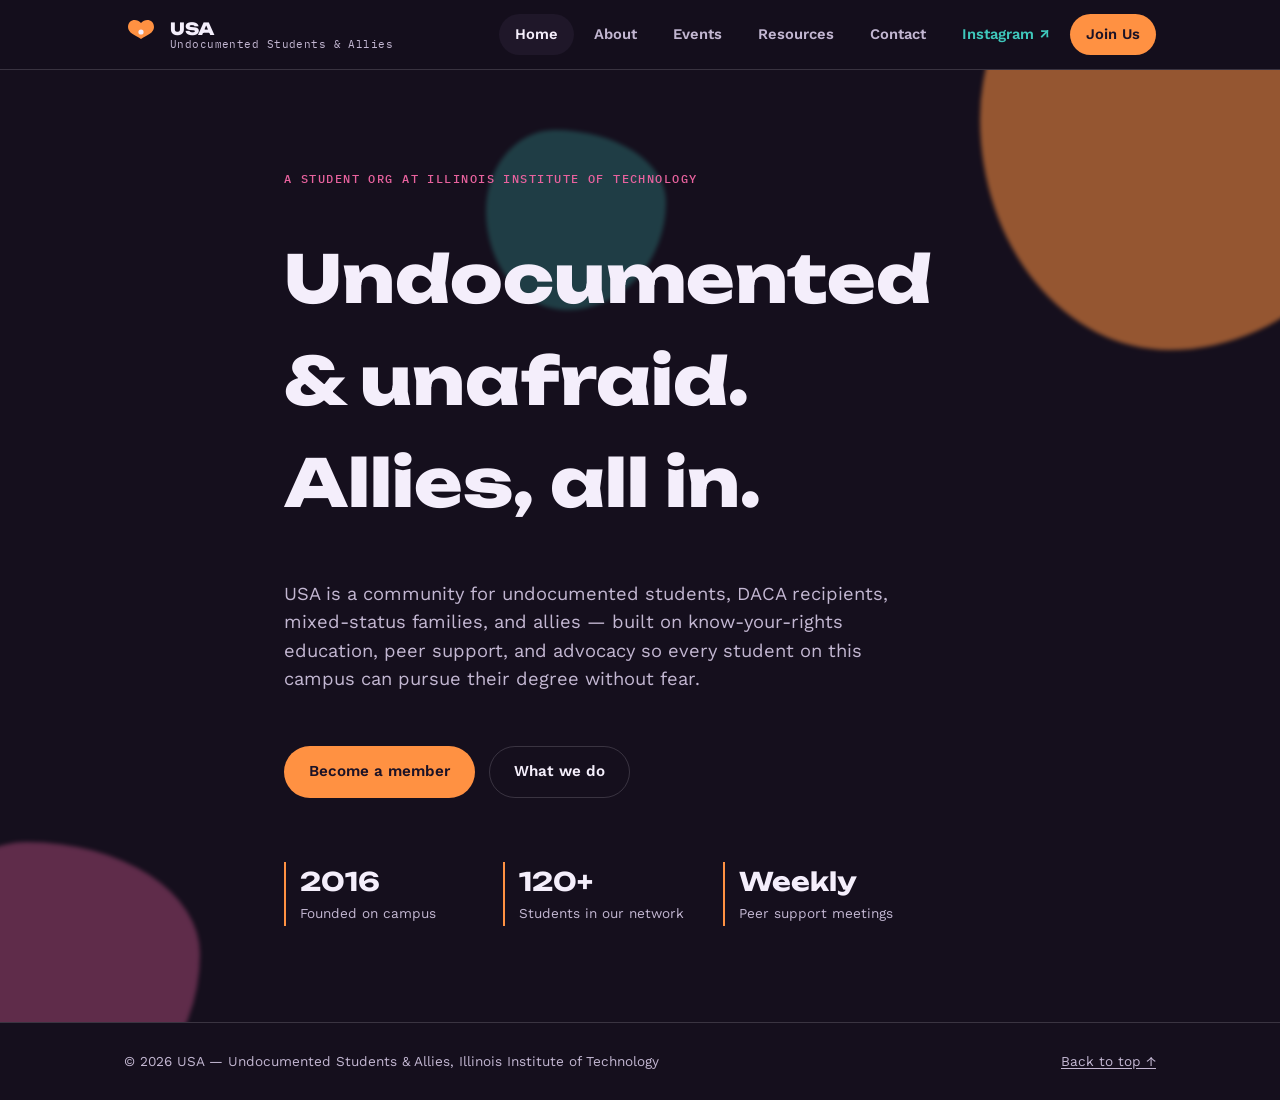
<file: index.html>
<!DOCTYPE html>
<html lang="en" data-theme="dark">
<head>
<meta charset="UTF-8">
<meta name="viewport" content="width=device-width, initial-scale=1">
<title>USA: Undocumented Students &amp; Allies</title>
<link rel="stylesheet" href="styles.css">
</head>
<body>

<header>
  <div class="wrap nav-row">
    <a href="index.html" class="brand">
      <svg class="brand-mark" width="34" height="34" viewBox="0 0 34 34" fill="none" aria-hidden="true">
        <path d="M17 6C13 1 4 2 4 10c0 6 7 8 13 12 6-4 13-6 13-12C30 2 21 1 17 6Z" fill="var(--marigold)"/>
        <circle cx="17" cy="15" r="2.6" fill="var(--ink)"/>
      </svg>
      <span class="brand-text">
        <strong>USA</strong>
        <span>Undocumented Students &amp; Allies</span>
      </span>
    </a>

    <button class="nav-toggle" id="navToggle" aria-label="Toggle menu" aria-expanded="false" aria-controls="nav-links">☰</button>

    <!-- ============ MENU BAR ITEMS — each links to its own page ============ -->
    <ul id="nav-links">
      <li><a href="index.html" class="active">Home</a></li>
      <li><a href="about.html">About</a></li>
      <li><a href="events.html">Events</a></li>
      <li><a href="resources.html">Resources</a></li>
      <li><a href="contact.html">Contact</a></li>
      <li><a class="nav-external" href="https://instagram.com" target="_blank" rel="noopener">Instagram ↗</a></li>
      <li><a class="nav-cta" href="contact.html">Join Us</a></li>
    </ul>
  </div>
</header>

<main>
  <section id="home">
    <div class="hero-shape s1"></div>
    <div class="hero-shape s2"></div>
    <div class="hero-shape s3"></div>
    <div class="wrap hero-inner">
      <p class="eyebrow" style="color:var(--berry);">A student org at Illinois Institute of Technology</p>
      <h1>Undocumented &amp; unafraid. Allies, all in.</h1>
      <p class="lede">USA is a community for undocumented students, DACA recipients, mixed-status families, and allies — built on know-your-rights education, peer support, and advocacy so every student on this campus can pursue their degree without fear.</p>
      <div class="hero-actions">
        <a class="btn btn-primary" href="contact.html">Become a member</a>
        <a class="btn btn-ghost" href="about.html">What we do</a>
      </div>
      <div class="stat-row">
        <div class="stat"><b>2016</b><span>Founded on campus</span></div>
        <div class="stat"><b>120+</b><span>Students in our network</span></div>
        <div class="stat"><b>Weekly</b><span>Peer support meetings</span></div>
      </div>
    </div>
  </section>
</main>

<footer>
  <div class="wrap footer-row">
    <span>© <span id="year"></span> USA — Undocumented Students &amp; Allies, Illinois Institute of Technology</span>
    <span><a href="index.html">Back to top ↑</a></span>
  </div>
</footer>

<script src="script.js"></script>
</body>
</html>
</file>
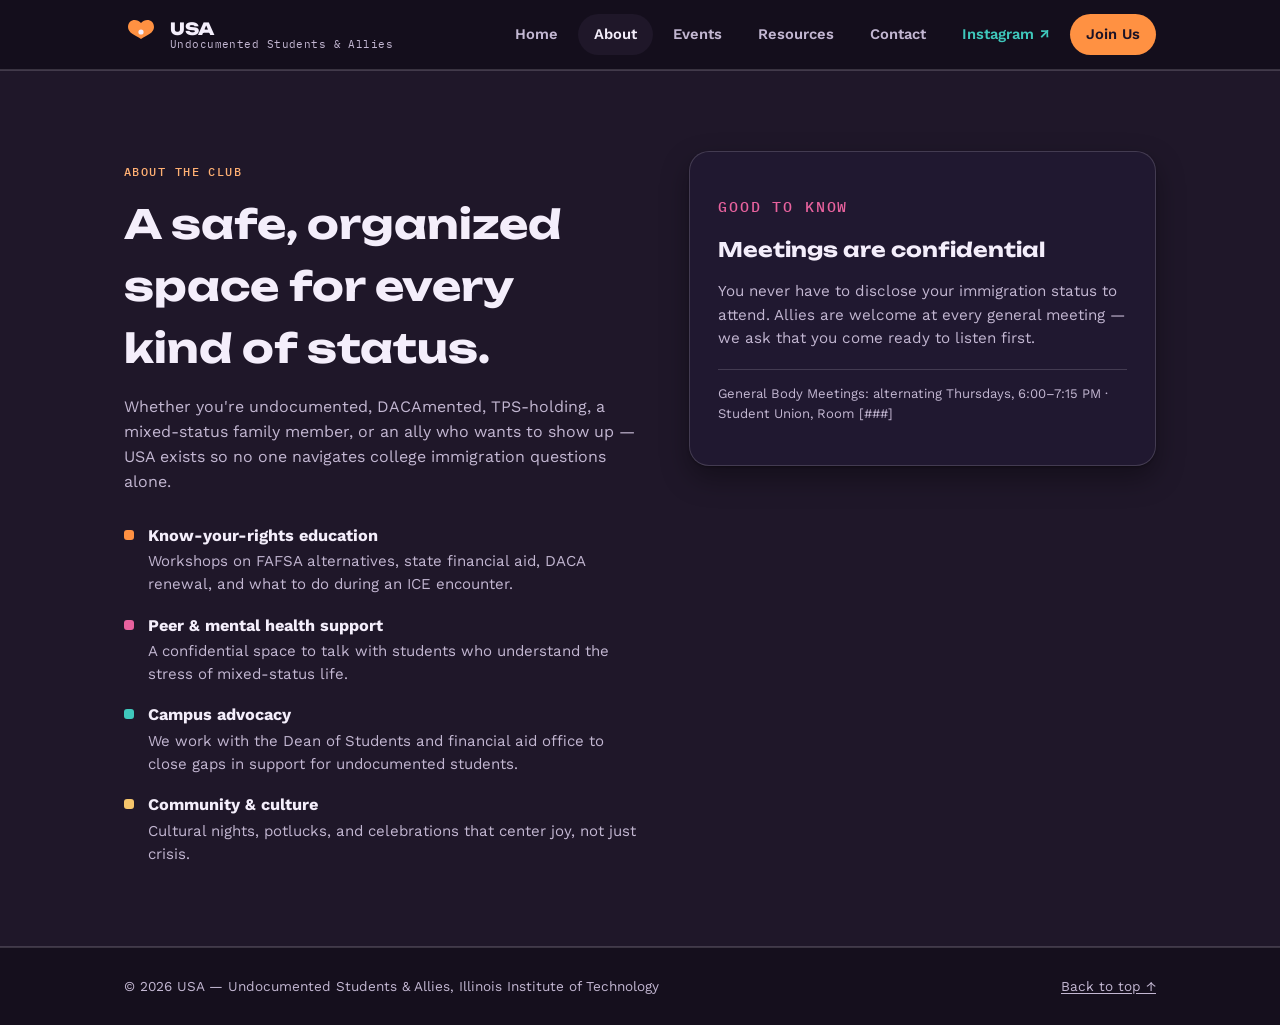
<file: about.html>
<!DOCTYPE html>
<html lang="en" data-theme="dark">
<head>
<meta charset="UTF-8">
<meta name="viewport" content="width=device-width, initial-scale=1">
<title>About · USA</title>
<link rel="stylesheet" href="styles.css">
</head>
<body>

<header>
  <div class="wrap nav-row">
    <a href="index.html" class="brand">
      <svg class="brand-mark" width="34" height="34" viewBox="0 0 34 34" fill="none" aria-hidden="true">
        <path d="M17 6C13 1 4 2 4 10c0 6 7 8 13 12 6-4 13-6 13-12C30 2 21 1 17 6Z" fill="var(--marigold)"/>
        <circle cx="17" cy="15" r="2.6" fill="var(--ink)"/>
      </svg>
      <span class="brand-text">
        <strong>USA</strong>
        <span>Undocumented Students &amp; Allies</span>
      </span>
    </a>

    <button class="nav-toggle" id="navToggle" aria-label="Toggle menu" aria-expanded="false" aria-controls="nav-links">☰</button>

    <ul id="nav-links">
      <li><a href="index.html">Home</a></li>
      <li><a href="about.html" class="active">About</a></li>
      <li><a href="events.html">Events</a></li>
      <li><a href="resources.html">Resources</a></li>
      <li><a href="contact.html">Contact</a></li>
      <li><a class="nav-external" href="https://instagram.com" target="_blank" rel="noopener">Instagram ↗</a></li>
      <li><a class="nav-cta" href="contact.html">Join Us</a></li>
    </ul>
  </div>
</header>

<main>
  <section id="about">
    <div class="wrap about-grid">
      <div>
        <p class="eyebrow" style="color:var(--marigold-deep);">About the club</p>
        <h2>A safe, organized space for every kind of status.</h2>
        <p class="lede">Whether you're undocumented, DACAmented, TPS-holding, a mixed-status family member, or an ally who wants to show up — USA exists so no one navigates college immigration questions alone.</p>
        <ul class="value-list">
          <li><span class="value-dot"></span><div><strong>Know-your-rights education</strong><p>Workshops on FAFSA alternatives, state financial aid, DACA renewal, and what to do during an ICE encounter.</p></div></li>
          <li><span class="value-dot"></span><div><strong>Peer &amp; mental health support</strong><p>A confidential space to talk with students who understand the stress of mixed-status life.</p></div></li>
          <li><span class="value-dot"></span><div><strong>Campus advocacy</strong><p>We work with the Dean of Students and financial aid office to close gaps in support for undocumented students.</p></div></li>
          <li><span class="value-dot"></span><div><strong>Community &amp; culture</strong><p>Cultural nights, potlucks, and celebrations that center joy, not just crisis.</p></div></li>
        </ul>
      </div>
      <div class="about-card">
        <p class="eyebrow">Good to know</p>
        <h3>Meetings are confidential</h3>
        <p>You never have to disclose your immigration status to attend. Allies are welcome at every general meeting — we ask that you come ready to listen first.</p>
        <p class="fine">General Body Meetings: alternating Thursdays, 6:00–7:15 PM · Student Union, Room [###]</p>
      </div>
    </div>
  </section>
</main>

<footer>
  <div class="wrap footer-row">
    <span>© <span id="year"></span> USA — Undocumented Students &amp; Allies, Illinois Institute of Technology</span>
    <span><a href="index.html">Back to top ↑</a></span>
  </div>
</footer>

<script src="script.js"></script>
</body>
</html>
</file>
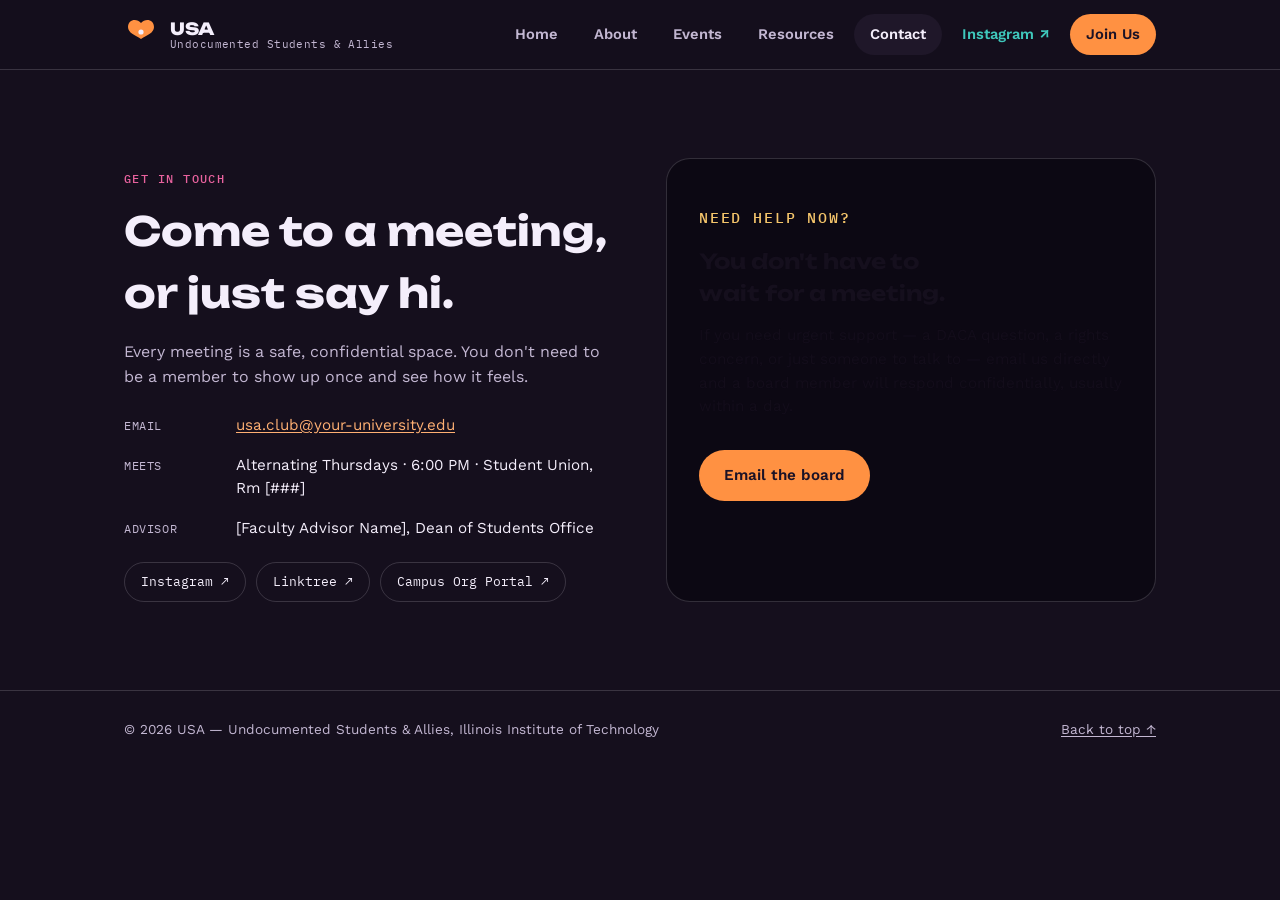
<file: contact.html>
<!DOCTYPE html>
<html lang="en" data-theme="dark">
<head>
<meta charset="UTF-8">
<meta name="viewport" content="width=device-width, initial-scale=1">
<title>Contact · USA</title>
<link rel="stylesheet" href="styles.css">
</head>
<body>

<header>
  <div class="wrap nav-row">
    <a href="index.html" class="brand">
      <svg class="brand-mark" width="34" height="34" viewBox="0 0 34 34" fill="none" aria-hidden="true">
        <path d="M17 6C13 1 4 2 4 10c0 6 7 8 13 12 6-4 13-6 13-12C30 2 21 1 17 6Z" fill="var(--marigold)"/>
        <circle cx="17" cy="15" r="2.6" fill="var(--ink)"/>
      </svg>
      <span class="brand-text">
        <strong>USA</strong>
        <span>Undocumented Students &amp; Allies</span>
      </span>
    </a>

    <button class="nav-toggle" id="navToggle" aria-label="Toggle menu" aria-expanded="false" aria-controls="nav-links">☰</button>

    <ul id="nav-links">
      <li><a href="index.html">Home</a></li>
      <li><a href="about.html">About</a></li>
      <li><a href="events.html">Events</a></li>
      <li><a href="resources.html">Resources</a></li>
      <li><a href="contact.html" class="active">Contact</a></li>
      <li><a class="nav-external" href="https://instagram.com" target="_blank" rel="noopener">Instagram ↗</a></li>
      <li><a class="nav-cta" href="contact.html">Join Us</a></li>
    </ul>
  </div>
</header>

<main>
  <section id="contact">
    <div class="wrap contact-grid">
      <div>
        <p class="eyebrow" style="color:var(--berry);">Get in touch</p>
        <h2>Come to a meeting, or just say hi.</h2>
        <p class="lede">Every meeting is a safe, confidential space. You don't need to be a member to show up once and see how it feels.</p>
        <ul class="contact-list">
          <li><span class="k">Email</span><a href="mailto:usa.club@your-university.edu">usa.club@your-university.edu</a></li>
          <li><span class="k">Meets</span><span>Alternating Thursdays · 6:00 PM · Student Union, Rm [###]</span></li>
          <li><span class="k">Advisor</span><span>[Faculty Advisor Name], Dean of Students Office</span></li>
        </ul>
        <div class="social-row">
          <a href="https://instagram.com" target="_blank" rel="noopener">Instagram ↗</a>
          <a href="https://linktr.ee" target="_blank" rel="noopener">Linktree ↗</a>
          <a href="#">Campus Org Portal ↗</a>
        </div>
      </div>
      <div class="contact-panel">
        <p class="eyebrow">Need help now?</p>
        <h3>You don't have to wait for a meeting.</h3>
        <p>If you need urgent support — a DACA question, a rights concern, or just someone to talk to — email us directly and a board member will respond confidentially, usually within a day.</p>
        <a class="btn btn-primary" href="mailto:usa.club@your-university.edu">Email the board</a>
      </div>
    </div>
  </section>
</main>

<footer>
  <div class="wrap footer-row">
    <span>© <span id="year"></span> USA — Undocumented Students &amp; Allies, Illinois Institute of Technology</span>
    <span><a href="index.html">Back to top ↑</a></span>
  </div>
</footer>

<script src="script.js"></script>
</body>
</html>
</file>
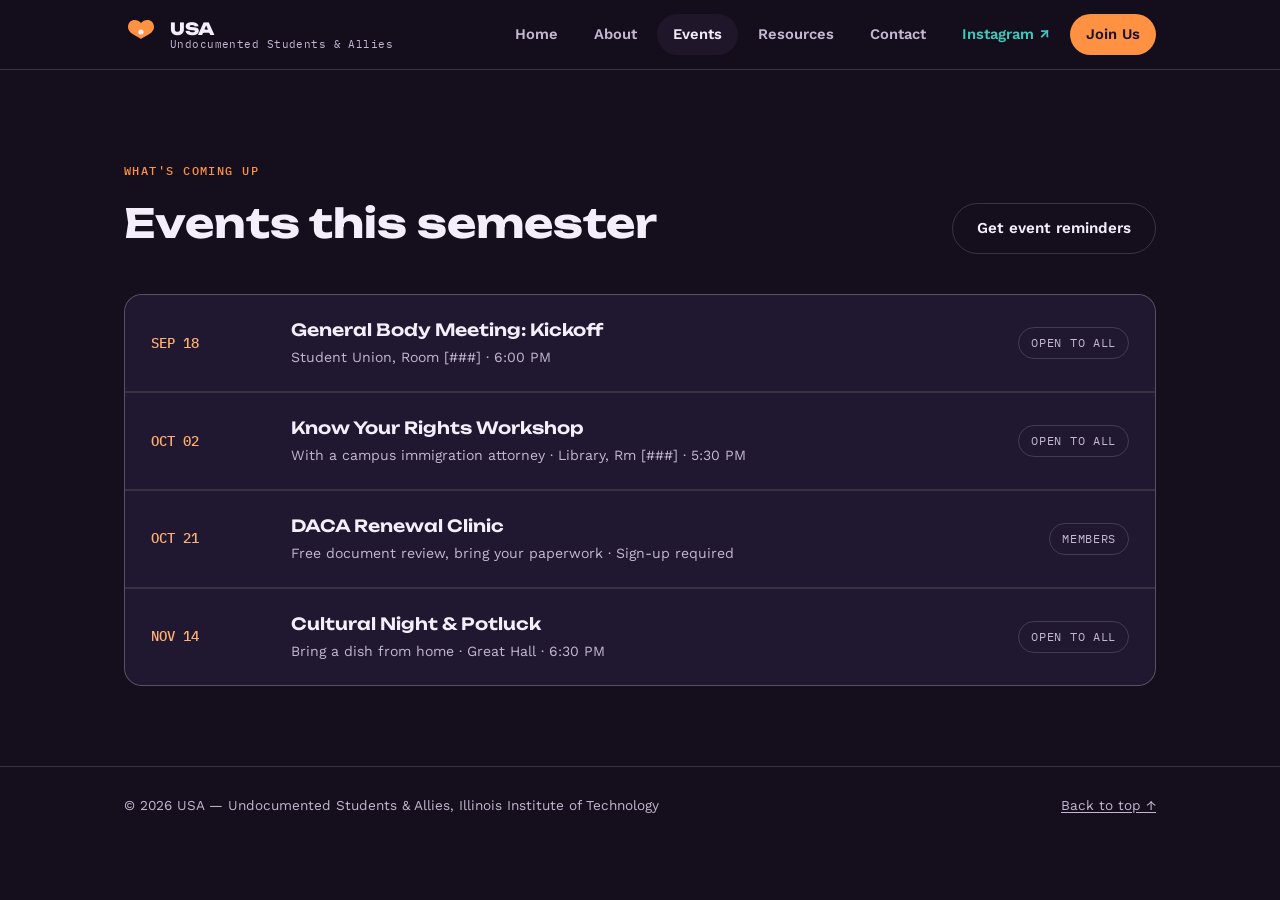
<file: events.html>
<!DOCTYPE html>
<html lang="en" data-theme="dark">
<head>
<meta charset="UTF-8">
<meta name="viewport" content="width=device-width, initial-scale=1">
<title>Events · USA</title>
<link rel="stylesheet" href="styles.css">
</head>
<body>

<header>
  <div class="wrap nav-row">
    <a href="index.html" class="brand">
      <svg class="brand-mark" width="34" height="34" viewBox="0 0 34 34" fill="none" aria-hidden="true">
        <path d="M17 6C13 1 4 2 4 10c0 6 7 8 13 12 6-4 13-6 13-12C30 2 21 1 17 6Z" fill="var(--marigold)"/>
        <circle cx="17" cy="15" r="2.6" fill="var(--ink)"/>
      </svg>
      <span class="brand-text">
        <strong>USA</strong>
        <span>Undocumented Students &amp; Allies</span>
      </span>
    </a>

    <button class="nav-toggle" id="navToggle" aria-label="Toggle menu" aria-expanded="false" aria-controls="nav-links">☰</button>

    <ul id="nav-links">
      <li><a href="index.html">Home</a></li>
      <li><a href="about.html">About</a></li>
      <li><a href="events.html" class="active">Events</a></li>
      <li><a href="resources.html">Resources</a></li>
      <li><a href="contact.html">Contact</a></li>
      <li><a class="nav-external" href="https://instagram.com" target="_blank" rel="noopener">Instagram ↗</a></li>
      <li><a class="nav-cta" href="contact.html">Join Us</a></li>
    </ul>
  </div>
</header>

<main>
  <section id="events">
    <div class="wrap">
      <div class="section-head">
        <div>
          <p class="eyebrow">What's coming up</p>
          <h2>Events this semester</h2>
        </div>
        <a class="btn btn-ghost" href="contact.html">Get event reminders</a>
      </div>
      <div class="event-list">
        <div class="event-card">
          <span class="event-date">SEP 18</span>
          <div><div class="event-title">General Body Meeting: Kickoff</div><div class="event-meta">Student Union, Room [###] · 6:00 PM</div></div>
          <span class="event-tag">Open to all</span>
        </div>
        <div class="event-card">
          <span class="event-date">OCT 02</span>
          <div><div class="event-title">Know Your Rights Workshop</div><div class="event-meta">With a campus immigration attorney · Library, Rm [###] · 5:30 PM</div></div>
          <span class="event-tag">Open to all</span>
        </div>
        <div class="event-card">
          <span class="event-date">OCT 21</span>
          <div><div class="event-title">DACA Renewal Clinic</div><div class="event-meta">Free document review, bring your paperwork · Sign-up required</div></div>
          <span class="event-tag">Members</span>
        </div>
        <div class="event-card">
          <span class="event-date">NOV 14</span>
          <div><div class="event-title">Cultural Night &amp; Potluck</div><div class="event-meta">Bring a dish from home · Great Hall · 6:30 PM</div></div>
          <span class="event-tag">Open to all</span>
        </div>
      </div>
    </div>
  </section>
</main>

<footer>
  <div class="wrap footer-row">
    <span>© <span id="year"></span> USA — Undocumented Students &amp; Allies, Illinois Institute of Technology</span>
    <span><a href="index.html">Back to top ↑</a></span>
  </div>
</footer>

<script src="script.js"></script>
</body>
</html>
</file>
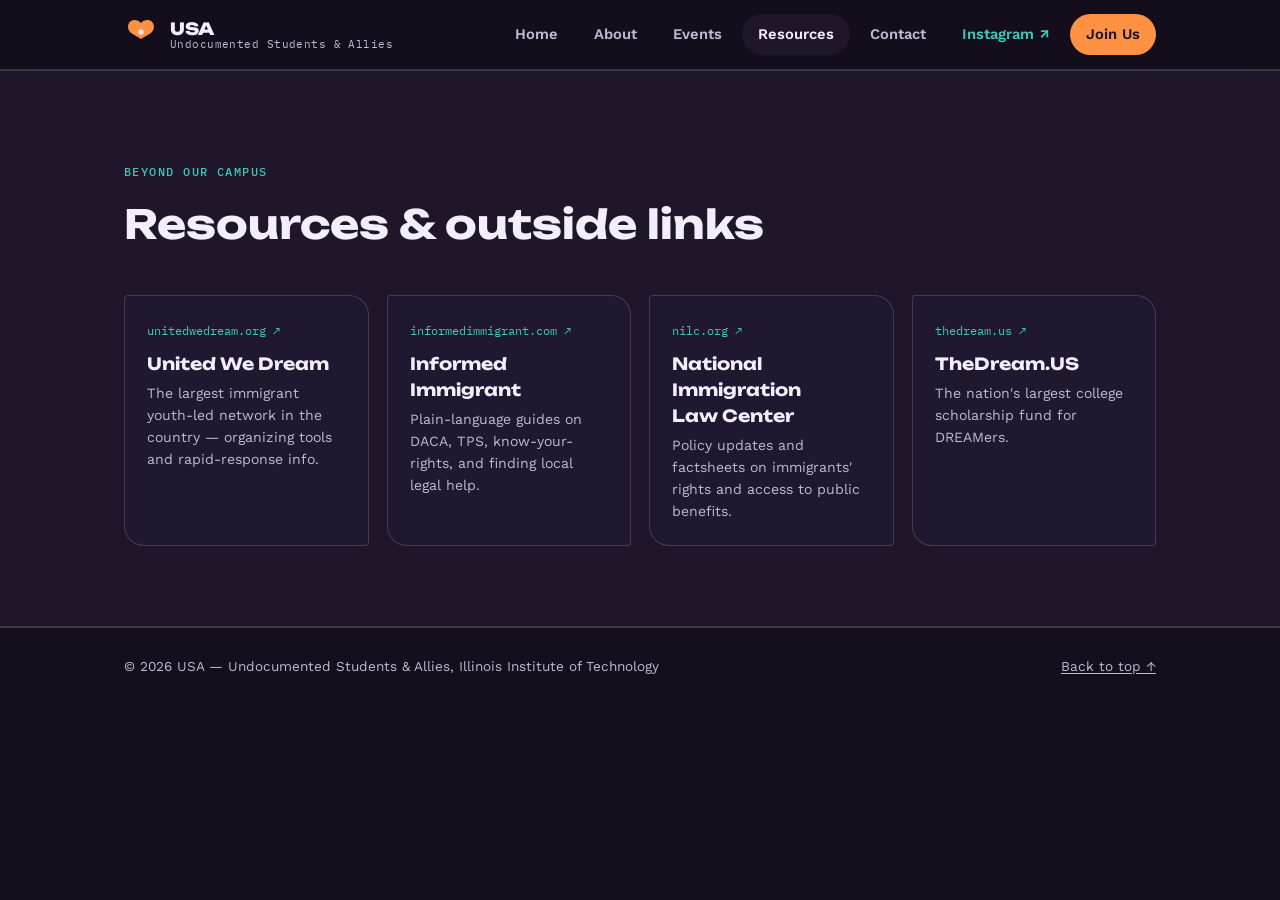
<file: resources.html>
<!DOCTYPE html>
<html lang="en" data-theme="dark">
<head>
<meta charset="UTF-8">
<meta name="viewport" content="width=device-width, initial-scale=1">
<title>Resources · USA</title>
<link rel="stylesheet" href="styles.css">
</head>
<body>

<header>
  <div class="wrap nav-row">
    <a href="index.html" class="brand">
      <svg class="brand-mark" width="34" height="34" viewBox="0 0 34 34" fill="none" aria-hidden="true">
        <path d="M17 6C13 1 4 2 4 10c0 6 7 8 13 12 6-4 13-6 13-12C30 2 21 1 17 6Z" fill="var(--marigold)"/>
        <circle cx="17" cy="15" r="2.6" fill="var(--ink)"/>
      </svg>
      <span class="brand-text">
        <strong>USA</strong>
        <span>Undocumented Students &amp; Allies</span>
      </span>
    </a>

    <button class="nav-toggle" id="navToggle" aria-label="Toggle menu" aria-expanded="false" aria-controls="nav-links">☰</button>

    <ul id="nav-links">
      <li><a href="index.html">Home</a></li>
      <li><a href="about.html">About</a></li>
      <li><a href="events.html">Events</a></li>
      <li><a href="resources.html" class="active">Resources</a></li>
      <li><a href="contact.html">Contact</a></li>
      <li><a class="nav-external" href="https://instagram.com" target="_blank" rel="noopener">Instagram ↗</a></li>
      <li><a class="nav-cta" href="contact.html">Join Us</a></li>
    </ul>
  </div>
</header>

<main>
  <section id="resources">
    <div class="wrap">
      <div class="section-head">
        <div>
          <p class="eyebrow" style="color:var(--teal);">Beyond our campus</p>
          <h2>Resources &amp; outside links</h2>
        </div>
      </div>
      <div class="resource-grid">
        <a class="resource-card" href="https://unitedwedream.org" target="_blank" rel="noopener">
          <span class="go">unitedwedream.org ↗</span>
          <h3>United We Dream</h3>
          <p>The largest immigrant youth-led network in the country — organizing tools and rapid-response info.</p>
        </a>
        <a class="resource-card" href="https://www.informedimmigrant.com" target="_blank" rel="noopener">
          <span class="go">informedimmigrant.com ↗</span>
          <h3>Informed Immigrant</h3>
          <p>Plain-language guides on DACA, TPS, know-your-rights, and finding local legal help.</p>
        </a>
        <a class="resource-card" href="https://www.nilc.org" target="_blank" rel="noopener">
          <span class="go">nilc.org ↗</span>
          <h3>National Immigration Law Center</h3>
          <p>Policy updates and factsheets on immigrants' rights and access to public benefits.</p>
        </a>
        <a class="resource-card" href="https://www.thedream.us" target="_blank" rel="noopener">
          <span class="go">thedream.us ↗</span>
          <h3>TheDream.US</h3>
          <p>The nation's largest college scholarship fund for DREAMers.</p>
        </a>
      </div>
    </div>
  </section>
</main>

<footer>
  <div class="wrap footer-row">
    <span>© <span id="year"></span> USA — Undocumented Students &amp; Allies, Illinois Institute of Technology</span>
    <span><a href="index.html">Back to top ↑</a></span>
  </div>
</footer>

<script src="script.js"></script>
</body>
</html>
</file>
<file: styles.css>
@import url('https://fonts.googleapis.com/css2?family=Unbounded:wght@400;600;800&family=Work+Sans:ital,wght@0,400;0,500;0,600;1,400&family=IBM+Plex+Mono:wght@500&display=swap');

:root{
  --paper:#FBF7FF;
  --paper-tint:#F2E9FF;
  --ink:#1B1226;
  --ink-soft:#54465F;
  --marigold:#F2760F;
  --marigold-deep:#C4510A;
  --berry:#B0246B;
  --teal:#0E8C82;
  --gold:#F0B429;
  --line: rgba(27,18,38,0.14);
  --surface: #ffffff;
  --shadow: 0 1px 2px rgba(27,18,38,0.06), 0 8px 24px rgba(27,18,38,0.08);
}
@media (prefers-color-scheme: dark){
  :root:not([data-theme="light"]){
    --paper:#150F1D;
    --paper-tint:#1F1729;
    --ink:#F4EEFB;
    --ink-soft:#C3B7D2;
    --marigold:#FF9142;
    --marigold-deep:#FFB073;
    --berry:#E8629E;
    --teal:#3FC8BC;
    --gold:#F5C56B;
    --line: rgba(244,238,251,0.16);
    --surface: #201830;
    --shadow: 0 1px 2px rgba(0,0,0,0.3), 0 12px 28px rgba(0,0,0,0.35);
  }
}
:root[data-theme="dark"]{
  --paper:#150F1D;
  --paper-tint:#1F1729;
  --ink:#F4EEFB;
  --ink-soft:#C3B7D2;
  --marigold:#FF9142;
  --marigold-deep:#FFB073;
  --berry:#E8629E;
  --teal:#3FC8BC;
  --gold:#F5C56B;
  --line: rgba(244,238,251,0.16);
  --surface: #201830;
  --shadow: 0 1px 2px rgba(0,0,0,0.3), 0 12px 28px rgba(0,0,0,0.35);
}

*{box-sizing:border-box;}
body{
  margin:0;
  background:var(--paper);
  color:var(--ink);
  font-family:'Work Sans', ui-sans-serif, system-ui, sans-serif;
  line-height:1.55;
}
h1,h2,h3{
  font-family:'Unbounded', ui-sans-serif, system-ui, sans-serif;
  text-wrap:balance;
  margin:0;
}
.eyebrow{
  font-family:'IBM Plex Mono', ui-monospace, monospace;
  text-transform:uppercase;
  letter-spacing:0.12em;
  font-size:0.75rem;
  font-weight:500;
}
a{ color:inherit; }
img{max-width:100%;}
.wrap{
  max-width:1080px;
  margin:0 auto;
  padding-inline:24px;
}
section{ scroll-margin-top:88px; }

/* ======================= NAVIGATION MENU BAR ======================= */
/* This <header>/<nav> block IS the menu bar. Each <li><a> inside          */
/* #nav-links is one menu item. Items link to a separate .html page;       */
/* items with a full https:// href open another site.                     */
/* To add a new link to another website, copy the last <li> in the list   */
/* and change its text + href (keep target="_blank" rel="noopener").       */
header{
  position:sticky;
  top:0;
  z-index:50;
  background:color-mix(in srgb, var(--paper) 88%, transparent);
  backdrop-filter: blur(10px);
  border-bottom:1px solid var(--line);
}
.nav-row{
  display:flex;
  align-items:center;
  justify-content:space-between;
  gap:20px;
  padding-block:14px;
}
.brand{
  display:flex;
  align-items:center;
  gap:12px;
  text-decoration:none;
  color:var(--ink);
}
.brand-mark{ flex:none; }
.brand-text{ display:flex; flex-direction:column; line-height:1.15; }
.brand-text strong{ font-family:'Unbounded', sans-serif; font-size:1.05rem; font-weight:800; letter-spacing:0.01em;}
.brand-text span{ font-family:'IBM Plex Mono', monospace; font-size:0.68rem; color:var(--ink-soft); letter-spacing:0.04em;}

#nav-links{
  display:flex;
  align-items:center;
  gap:4px;
  list-style:none;
  margin:0; padding:0;
}
#nav-links a{
  display:inline-flex;
  align-items:center;
  gap:4px;
  text-decoration:none;
  font-weight:600;
  font-size:0.92rem;
  padding:9px 16px;
  border-radius:999px;
  color:var(--ink-soft);
  transition: color .15s ease, background .15s ease;
  white-space:nowrap;
}
#nav-links a:hover, #nav-links a:focus-visible{
  color:var(--ink);
  background:var(--paper-tint);
}
#nav-links a.active{
  color:var(--ink);
  background:var(--paper-tint);
}
#nav-links a.nav-external{ color:var(--teal); }
#nav-links a.nav-cta{
  background:var(--marigold);
  color:#1B1226;
}
#nav-links a.nav-cta:hover{ background:var(--marigold-deep); color:#1B1226; }
#nav-links a.nav-cta.active{ background:var(--marigold-deep); color:#1B1226; }

.nav-toggle{
  display:none;
  background:none;
  border:1px solid var(--line);
  border-radius:10px;
  width:42px; height:42px;
  color:var(--ink);
  font-size:1.1rem;
  cursor:pointer;
}

@media (max-width: 780px){
  .nav-toggle{ display:inline-flex; align-items:center; justify-content:center; }
  #nav-links{
    position:absolute;
    top:100%; left:0; right:0;
    flex-direction:column;
    align-items:stretch;
    background:var(--paper);
    border-bottom:1px solid var(--line);
    padding:10px 24px 18px;
    gap:2px;
    display:none;
  }
  #nav-links.open{ display:flex; }
  #nav-links a{ padding:12px 14px; border-radius:12px; }
}

/* ======================= HOME / HERO ======================= */
#home{
  position:relative;
  overflow:hidden;
  padding-block: 88px 96px;
}
.hero-shape{
  position:absolute;
  border-radius:38% 62% 55% 45% / 45% 40% 60% 55%;
  filter:blur(2px);
  opacity:0.55;
  z-index:0;
}
.hero-shape.s1{ width:420px; height:420px; top:-140px; right:-120px; background:var(--marigold); }
.hero-shape.s2{ width:280px; height:280px; bottom:-100px; left:-80px; background:var(--berry); opacity:0.35;}
.hero-shape.s3{ width:180px; height:180px; top:60px; left:38%; background:var(--teal); opacity:0.25; }
@media (prefers-reduced-motion: no-preference){
  .hero-shape{ animation: drift 16s ease-in-out infinite alternate; }
  .hero-shape.s2{ animation-duration:20s; }
  .hero-shape.s3{ animation-duration:13s; }
}
@keyframes drift{ from{ transform:translate(0,0) rotate(0deg);} to{ transform:translate(-16px,18px) rotate(8deg);} }

.hero-inner{ position:relative; z-index:1; display:grid; gap:28px; max-width:760px; }
.hero-inner h1{ font-size:clamp(2.4rem, 5.5vw, 4.1rem); font-weight:800; }
.hero-inner .lede{ font-size:1.15rem; color:var(--ink-soft); max-width:56ch; }
.hero-actions{ display:flex; flex-wrap:wrap; gap:14px; margin-top:6px; }
.btn{
  display:inline-flex; align-items:center; gap:8px;
  font-weight:600; font-size:0.95rem;
  padding:13px 24px;
  border-radius:999px;
  text-decoration:none;
  border:1px solid transparent;
}
.btn-primary{ background:var(--marigold); color:#1B1226; }
.btn-primary:hover{ background:var(--marigold-deep); }
.btn-ghost{ border-color:var(--line); color:var(--ink); }
.btn-ghost:hover{ background:var(--paper-tint); }

.stat-row{
  display:grid;
  grid-template-columns:repeat(auto-fit, minmax(140px,1fr));
  gap:18px;
  margin-top:36px;
  max-width:640px;
}
.stat{ border-left:2px solid var(--marigold); padding-left:14px; }
.stat b{ display:block; font-family:'Unbounded'; font-size:1.6rem; }
.stat span{ color:var(--ink-soft); font-size:0.85rem; }

/* ======================= ABOUT ======================= */
#about{ padding-block:80px; background:var(--paper-tint); border-block:1px solid var(--line); }
.about-grid{ display:grid; grid-template-columns: 1.1fr 1fr; gap:52px; align-items:start; }
@media (max-width:820px){ .about-grid{ grid-template-columns:1fr; } }
#about h2{ font-size:clamp(1.8rem,3.4vw,2.5rem); margin-bottom:16px; }
#about .lede{ color:var(--ink-soft); max-width:52ch; }
.value-list{ list-style:none; margin:28px 0 0; padding:0; display:grid; gap:16px; }
.value-list li{ display:grid; grid-template-columns:auto 1fr; gap:14px; align-items:start; }
.value-dot{ width:10px; height:10px; border-radius:3px; margin-top:7px; }
.value-list li:nth-child(1) .value-dot{ background:var(--marigold); }
.value-list li:nth-child(2) .value-dot{ background:var(--berry); }
.value-list li:nth-child(3) .value-dot{ background:var(--teal); }
.value-list li:nth-child(4) .value-dot{ background:var(--gold); }
.value-list strong{ display:block; font-size:1.02rem; }
.value-list p{ margin:2px 0 0; color:var(--ink-soft); font-size:0.94rem; }

.about-card{
  background:var(--surface);
  border:1px solid var(--line);
  border-radius:20px;
  padding:28px;
  box-shadow:var(--shadow);
}
.about-card .eyebrow{ color:var(--berry); }
.about-card h3{ font-size:1.25rem; margin-top:10px; }
.about-card p{ color:var(--ink-soft); font-size:0.95rem; }
.about-card .fine{ font-size:0.82rem; color:var(--ink-soft); border-top:1px solid var(--line); margin-top:18px; padding-top:14px; }

/* ======================= EVENTS ======================= */
/* Each .event-card below is one line item in the Events calendar.        */
/* Duplicate a .event-card block and edit the date/title/details to add   */
/* a new event.                                                           */
#events{ padding-block:80px; }
.section-head{ display:flex; align-items:flex-end; justify-content:space-between; gap:20px; flex-wrap:wrap; margin-bottom:40px; }
.section-head h2{ font-size:clamp(1.8rem,3.4vw,2.5rem); }
.section-head .eyebrow{ color:var(--marigold); }
.event-list{ display:grid; gap:2px; background:var(--line); border:1px solid var(--line); border-radius:18px; overflow:hidden; }
.event-card{
  background:var(--surface);
  display:grid;
  grid-template-columns:120px 1fr auto;
  gap:20px;
  align-items:center;
  padding:22px 26px;
}
@media (max-width:640px){ .event-card{ grid-template-columns:1fr; gap:8px; } }
.event-date{ font-family:'IBM Plex Mono'; font-size:0.85rem; color:var(--marigold-deep); font-weight:500; }
.event-title{ font-family:'Unbounded'; font-size:1.05rem; font-weight:600; margin-bottom:4px; }
.event-meta{ color:var(--ink-soft); font-size:0.88rem; }
.event-tag{
  justify-self:end;
  font-family:'IBM Plex Mono';
  font-size:0.72rem;
  text-transform:uppercase;
  letter-spacing:0.06em;
  padding:6px 12px;
  border-radius:999px;
  border:1px solid var(--line);
  color:var(--ink-soft);
  white-space:nowrap;
}
@media (max-width:640px){ .event-tag{ justify-self:start; } }

/* ================= RESOURCES / EXTERNAL LINKS ================= */
/* Each .resource-card is one outbound link — copy a card and change the   */
/* href/title/description to add another site.                            */
#resources{ padding-block:80px; background:var(--paper-tint); border-block:1px solid var(--line); }
.resource-grid{ display:grid; grid-template-columns:repeat(auto-fit, minmax(240px,1fr)); gap:18px; }
.resource-card{
  display:block;
  background:var(--surface);
  border:1px solid var(--line);
  border-radius:4px 20px 4px 20px;
  padding:22px;
  text-decoration:none;
  color:var(--ink);
  transition: transform .15s ease, border-color .15s ease;
}
.resource-card:hover{ transform:translateY(-3px); border-color:var(--teal); }
.resource-card .go{ font-family:'IBM Plex Mono'; font-size:0.78rem; color:var(--teal); }
.resource-card h3{ font-size:1.05rem; margin:8px 0 6px; }
.resource-card p{ margin:0; color:var(--ink-soft); font-size:0.88rem; }

/* ======================= CONTACT ======================= */
#contact{ padding-block:88px; }
.contact-grid{ display:grid; grid-template-columns:1fr 1fr; gap:52px; }
@media (max-width:780px){ .contact-grid{ grid-template-columns:1fr; } }
#contact h2{ font-size:clamp(1.8rem,3.4vw,2.5rem); margin-bottom:14px; }
#contact .lede{ color:var(--ink-soft); max-width:48ch; margin-bottom:24px; }
.contact-list{ list-style:none; margin:0; padding:0; display:grid; gap:16px; }
.contact-list li{ display:grid; grid-template-columns:100px 1fr; gap:12px; font-size:0.95rem; }
.contact-list .k{ font-family:'IBM Plex Mono'; font-size:0.78rem; text-transform:uppercase; color:var(--ink-soft); letter-spacing:0.05em; padding-top:2px;}
.contact-list a{ color:var(--marigold-deep); text-decoration:underline; text-underline-offset:2px; }
.social-row{ display:flex; gap:10px; margin-top:22px; flex-wrap:wrap; }
.social-row a{
  font-family:'IBM Plex Mono'; font-size:0.8rem;
  padding:9px 16px; border-radius:999px; border:1px solid var(--line);
  text-decoration:none; color:var(--ink);
}
.social-row a:hover{ background:var(--paper-tint); }

.contact-panel{
  background:var(--ink);
  color:var(--paper);
  border-radius:24px;
  padding:32px;
}
.contact-panel .eyebrow{ color:var(--gold); }
.contact-panel h3{ font-size:1.3rem; margin:10px 0 12px; color:var(--paper); }
.contact-panel p{ color:color-mix(in srgb, var(--paper) 75%, transparent); font-size:0.95rem; }
.contact-panel .btn-primary{ margin-top:16px; }

/* Make the dark contact panel readable when the page itself is dark */
:root[data-theme="dark"] .contact-panel,
:root:not([data-theme="light"]) .contact-panel{
  background:#0C0813;
  border:1px solid var(--line);
}

footer{
  border-top:1px solid var(--line);
  padding-block:28px;
}
.footer-row{ display:flex; justify-content:space-between; align-items:center; gap:16px; flex-wrap:wrap; font-size:0.85rem; color:var(--ink-soft); }
.footer-row a{ color:var(--ink-soft); text-decoration:underline; text-underline-offset:2px; }

:focus-visible{ outline:2px solid var(--teal); outline-offset:2px; }
</file>
